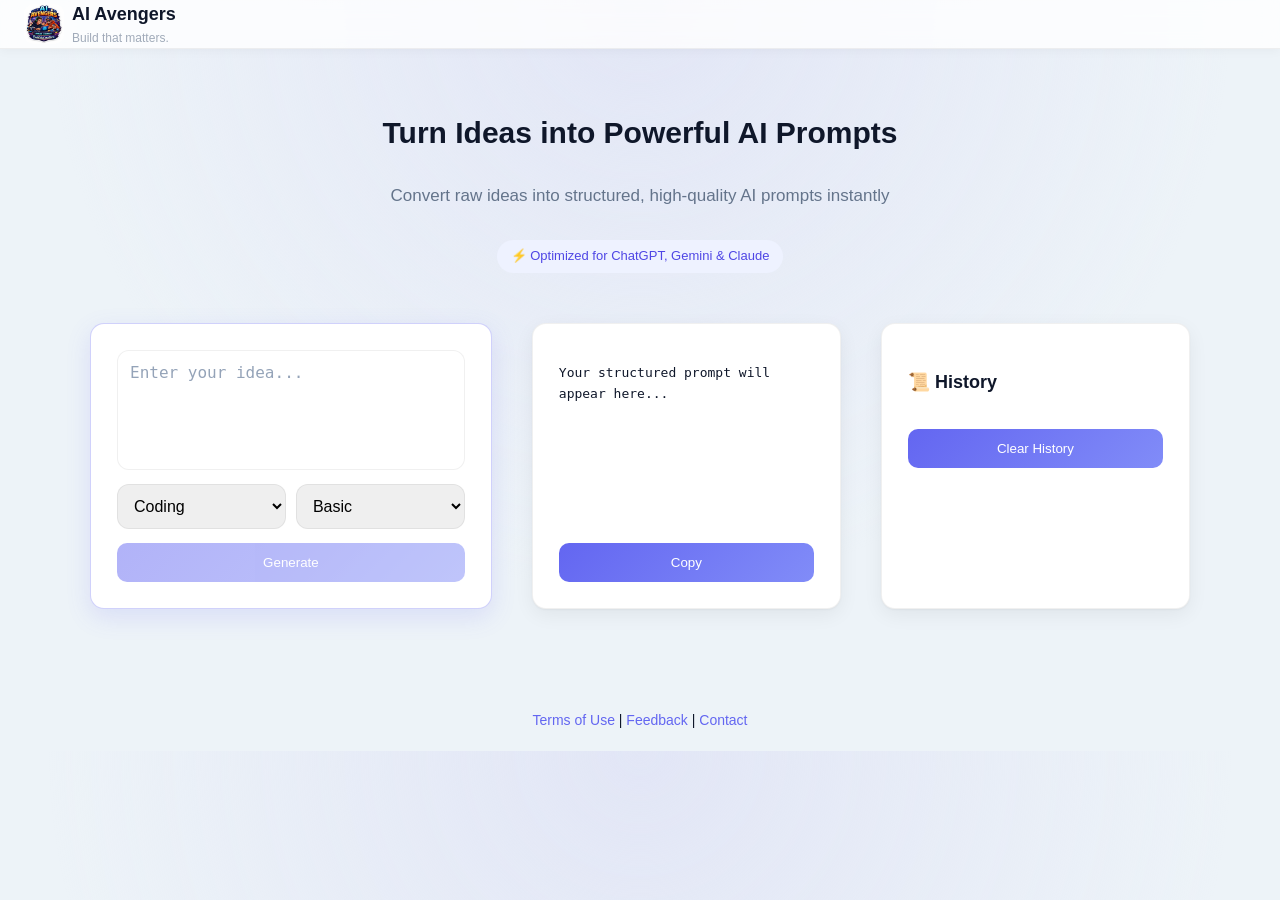
<file: index.html>
<!DOCTYPE html>
<html lang="en">

<head>
  <meta charset="UTF-8">
  <meta name="viewport" content="width=device-width, initial-scale=1.0">
  <title>AI Avengers</title>
  <link rel="stylesheet" href="style.css">
</head>

<body>

  <header class="container header">
    <div class="logo-box">
      <img src="assets/logo.png" alt="logo">
      <div>
        <h1>AI Avengers</h1>
        <p class="tagline">Build that matters.</p>
      </div>
    </div>
  </header>

  <!-- HERO -->
  <section class="hero container">
    <h2>Turn Ideas into Powerful AI Prompts</h2>
    <p class="subtitle">
      Convert raw ideas into structured, high-quality AI prompts instantly
    </p>
    <span class="badge">⚡ Optimized for ChatGPT, Gemini & Claude</span>
  </section>

  <!-- MAIN APP -->
  <section class="container app-section">
    <main>

      <!-- INPUT -->
      <div class="card">
        <textarea id="idea" placeholder="Enter your idea..."></textarea>

        <div class="controls">
          <select id="category">
            <option value="coding">Coding</option>
            <option value="youtube">YouTube</option>
            <option value="business">Business</option>
          </select>

          <select id="quality">
            <option value="basic">Basic</option>
            <option value="advanced">Advanced</option>
            <option value="pro">Pro</option>
          </select>
        </div>

        <button id="generate" disabled>Generate</button>
      </div>

      <!-- OUTPUT -->
      <div class="card output">
        <pre id="result">Your structured prompt will appear here...</pre>
        <button id="copy">Copy</button>
      </div>

      <!-- HISTORY -->
      <div class="card history">
        <h3>📜 History</h3>
        <button id="clearHistory" class="danger-btn">Clear History</button>
        <ul id="historyList"></ul>
      </div>

    </main>
  </section>

  <div id="toast">Copied!</div>
  <footer class="container footer">
    <a href="terms.html">Terms of Use</a> |
    <a href="feedback.html">Feedback</a> |
    <a href="contact.html">Contact</a>
  </footer>


  <script src="script.js"></script>
</body>

</html>
</file>
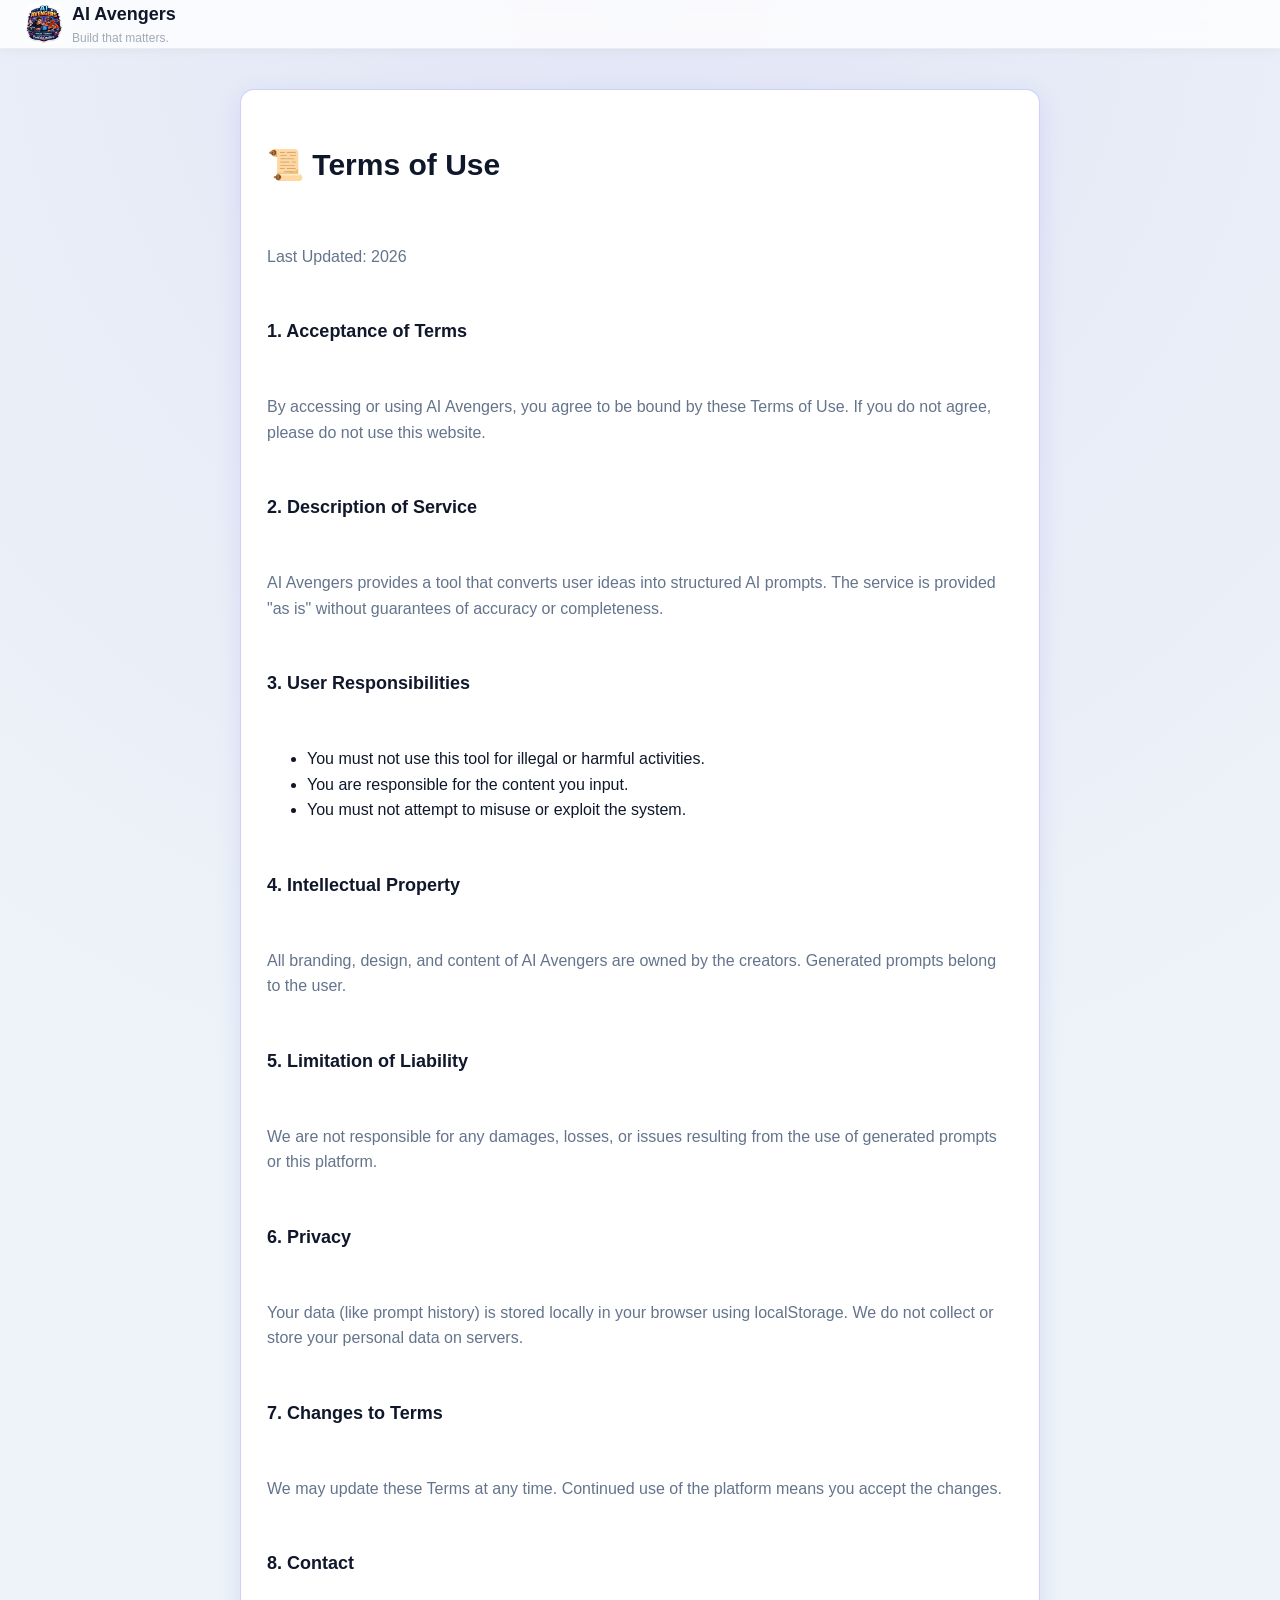
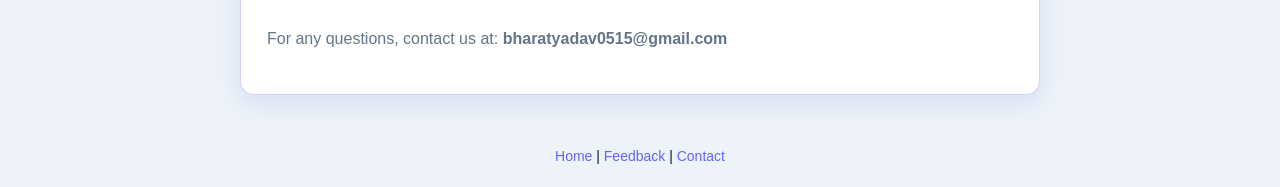
<file: terms.html>
<!DOCTYPE html>
<html lang="en">

<head>
  <meta charset="UTF-8">
  <meta name="viewport" content="width=device-width, initial-scale=1.0">
  <title>Terms of Use - AI Avengers</title>

  <!-- ✅ USE SAME GLOBAL CSS -->
  <link rel="stylesheet" href="style.css">
</head>

<body>

  <!-- HEADER (same as index) -->
  <header class="container header">
  <a href="index.html" class="logo-box">
    <img src="assets/logo.png" alt="logo">
    <div>
      <h1>AI Avengers</h1>
      <p class="tagline">Build that matters.</p>
    </div>
  </a>
</header>

  <!-- MAIN CONTENT -->
  <section class="container" style="margin-top:40px;">
    <div style="max-width: 800px; margin:auto;">

      <div class="card">
        <h2>📜 Terms of Use</h2>

        <p>Last Updated: 2026</p>

        <h3>1. Acceptance of Terms</h3>
        <p>
          By accessing or using AI Avengers, you agree to be bound by these Terms of Use.
          If you do not agree, please do not use this website.
        </p>

        <h3>2. Description of Service</h3>
        <p>
          AI Avengers provides a tool that converts user ideas into structured AI prompts.
          The service is provided "as is" without guarantees of accuracy or completeness.
        </p>

        <h3>3. User Responsibilities</h3>
        <ul>
          <li>You must not use this tool for illegal or harmful activities.</li>
          <li>You are responsible for the content you input.</li>
          <li>You must not attempt to misuse or exploit the system.</li>
        </ul>

        <h3>4. Intellectual Property</h3>
        <p>
          All branding, design, and content of AI Avengers are owned by the creators.
          Generated prompts belong to the user.
        </p>

        <h3>5. Limitation of Liability</h3>
        <p>
          We are not responsible for any damages, losses, or issues resulting from the use
          of generated prompts or this platform.
        </p>

        <h3>6. Privacy</h3>
        <p>
          Your data (like prompt history) is stored locally in your browser using localStorage.
          We do not collect or store your personal data on servers.
        </p>

        <h3>7. Changes to Terms</h3>
        <p>
          We may update these Terms at any time. Continued use of the platform means you accept the changes.
        </p>

        <h3>8. Contact</h3>
        <p>
          For any questions, contact us at: <b>bharatyadav0515@gmail.com</b>
        </p>

      </div>

    </div>
  </section>

  <!-- FOOTER (same as index) -->
  <footer class="container footer">
    <a href="index.html">Home</a> |
    <a href="feedback.html">Feedback</a> |
    <a href="contact.html">Contact</a>
  </footer>

</body>
</html>
</file>
<file: style.css>
:root {
  --bg: #edf3f8;
  --card: #ffffff;
  --text: #0f172a;
  --text-light: #64748b;
  --border: rgba(0,0,0,0.06);

  --primary: #6366f1;
  --primary-light: #818cf8;

  --radius: 14px;
}

/* ===== GLOBAL ===== */
*,
*::before,
*::after {
  box-sizing: border-box;
}

body {
  margin: 0;
  font-family: -apple-system, BlinkMacSystemFont, "Segoe UI", Roboto, sans-serif;
  line-height: 1.6;
  color: var(--text);

  background:
    radial-gradient(circle at top, #e2e6f6, transparent 60%),
    var(--bg);
}

/* ===== TYPOGRAPHY ===== */
h1 {
  font-size: 18px;
  margin: 0;
}

h2 {
  font-size: 22px;
  font-weight: 700;
}

@media (min-width: 768px) {
  h2 { font-size: 26px; }
}

@media (min-width: 1024px) {
  h2 { font-size: 30px; }
}

h3 {
  font-size: 18px;
  font-weight: 600;
}

p {
  color: var(--text-light);
}

/* ===== CONTAINER ===== */
.container {
  width: 100%;
  max-width: 1200px;
  margin: auto;
  padding: 0 16px;
}

@media (min-width: 768px) {
  .container {
    padding: 0 24px;
  }
}

@media (min-width: 1200px) {
  .container {
    max-width: 1300px;
  }
}

/* ===== HEADER ===== */
header {
  position: sticky;
  top: 0;
  z-index: 100;

  display: flex;
  align-items: center;

  padding: 10px 20px;

  backdrop-filter: blur(10px);
  background: rgba(255,255,255,0.8);

  border-bottom: 1px solid var(--border);
  box-shadow: 0 2px 10px rgba(0,0,0,0.04);
}

.logo-box {
  display: flex;
  align-items: center;
  gap: 8px;
}

.logo-box img {
  width: 40px;
  height: 40px;
  border-radius: 10px;
}

.tagline {
  font-size: 12px;
  opacity: 0.6;
  margin: 0;
}

/* ===== HERO ===== */
.hero {
  text-align: center;
  margin-top: 40px;
  padding: 0 10px;

  max-width: 700px;
  margin-left: auto;
  margin-right: auto;
}

@media (min-width: 768px) {
  .hero {
    margin-top: 60px;
  }
}

@media (min-width: 1024px) {
  .hero {
    max-width: 900px;
  }
}

.subtitle {
  margin-top: 8px;
  font-size: 17px;
}

.badge {
  display: inline-block;
  margin-top: 14px;
  background: #eef2ff;
  color: #4f46e5;
  padding: 6px 14px;
  border-radius: 999px;
  font-size: 13px;
  font-weight: 500;
}

/* ===== MAIN GRID ===== */
main {
  display: grid;
  gap: 20px;
  padding: 20px;

  width: 100%;
  max-width: 1200px;
  margin: auto;

  grid-template-columns: 1fr;
}

/* Tablet */
@media (min-width: 768px) {
  main {
    grid-template-columns: repeat(2, 1fr);
    gap: 24px;
    padding: 30px;
  }
}

/* Desktop */
@media (min-width: 1024px) {
  main {
    grid-template-columns: 1.3fr 1fr 1fr;
    gap: 40px;
    padding: 50px;
  }
}

/* ===== CARD ===== */
.card {
  background: var(--card);
  border-radius: var(--radius);

  border: 1px solid var(--border);

  box-shadow:
    0 1px 2px rgba(0,0,0,0.04),
    0 6px 20px rgba(0,0,0,0.06);

  padding: 18px;

  display: flex;
  flex-direction: column;
  gap: 14px;

  transition: all 0.25s ease;
}

.card:hover {
  transform: translateY(-3px);
  box-shadow: 0 10px 30px rgba(0,0,0,0.08);
}

/* Highlight first card */
.card:first-child {
  border: 1px solid rgba(99,102,241,0.3);
  box-shadow: 0 8px 25px rgba(99,102,241,0.15);
}

@media (min-width: 768px) {
  .card {
    padding: 22px;
  }
}

@media (min-width: 1024px) {
  .card {
    padding: 26px;
  }
}

/* ===== INPUTS ===== */
textarea,
input,
select {
  width: 100%;
  padding: 12px;
  border-radius: 12px;
  border: 1px solid var(--border);
  font-size: 16px;
  min-height: 44px;
}

textarea {
  min-height: 120px;
  resize: none;
}

textarea::placeholder {
  color: #94a3b8;
}

textarea:focus,
input:focus,
select:focus {
  outline: none;
  border-color: var(--primary);
  box-shadow: 0 0 0 3px rgba(99,102,241,0.2);
}

/* ===== CONTROLS ===== */
.controls {
  display: flex;
  flex-direction: column;
  gap: 10px;
}

@media (min-width: 600px) {
  .controls {
    flex-direction: row;
  }
}

/* ===== BUTTON ===== */
button {
  padding: 12px;
  border-radius: 10px;
  border: none;
  cursor: pointer;

  background: linear-gradient(135deg, var(--primary), var(--primary-light));
  color: white;

  font-weight: 500;
  transition: all 0.2s ease;
}

button:hover {
  transform: translateY(-1px);
  box-shadow: 0 6px 20px rgba(99,102,241,0.3);
}

button:active {
  transform: scale(0.97);
}

button:disabled {
  opacity: 0.5;
  cursor: not-allowed;
}

/* ===== OUTPUT ===== */
.output {
  display: flex;
  flex-direction: column;
}

.output pre {
  flex: 1;
  white-space: pre-wrap;
  line-height: 1.6;
  max-height: 250px;
  overflow-y: auto;
}

@media (min-width: 1024px) {
  .output pre {
    max-height: 350px;
  }
}

/* ===== HISTORY ===== */
.history ul {
  list-style: none;
  padding: 0;
}

.history li {
  background: #f1f5f9;
  padding: 10px;
  border-radius: 8px;
  cursor: pointer;
}

/* ===== TOAST ===== */
#toast {
  position: fixed;
  bottom: 20px;
  right: 20px;
  background: #333;
  color: #fff;
  padding: 10px;
  border-radius: 10px;
  opacity: 0;
  transition: 0.3s;
}

#toast.show {
  opacity: 1;
}

/* ===== FOOTER ===== */
.footer {
  text-align: center;
  margin-top: 50px;
  padding-bottom: 20px;
  font-size: 14px;
}

.footer a {
  color: var(--primary);
  text-decoration: none;
}

/* ===== ANIMATION ===== */
.card {
  animation: fadeUp 0.4s ease;
}

.logo-box {
  text-decoration: none;
  color: inherit;
}

@keyframes fadeUp {
  from {
    opacity: 0;
    transform: translateY(8px);
  }
  to {
    opacity: 1;
    transform: translateY(0);
  }
}
</file>
